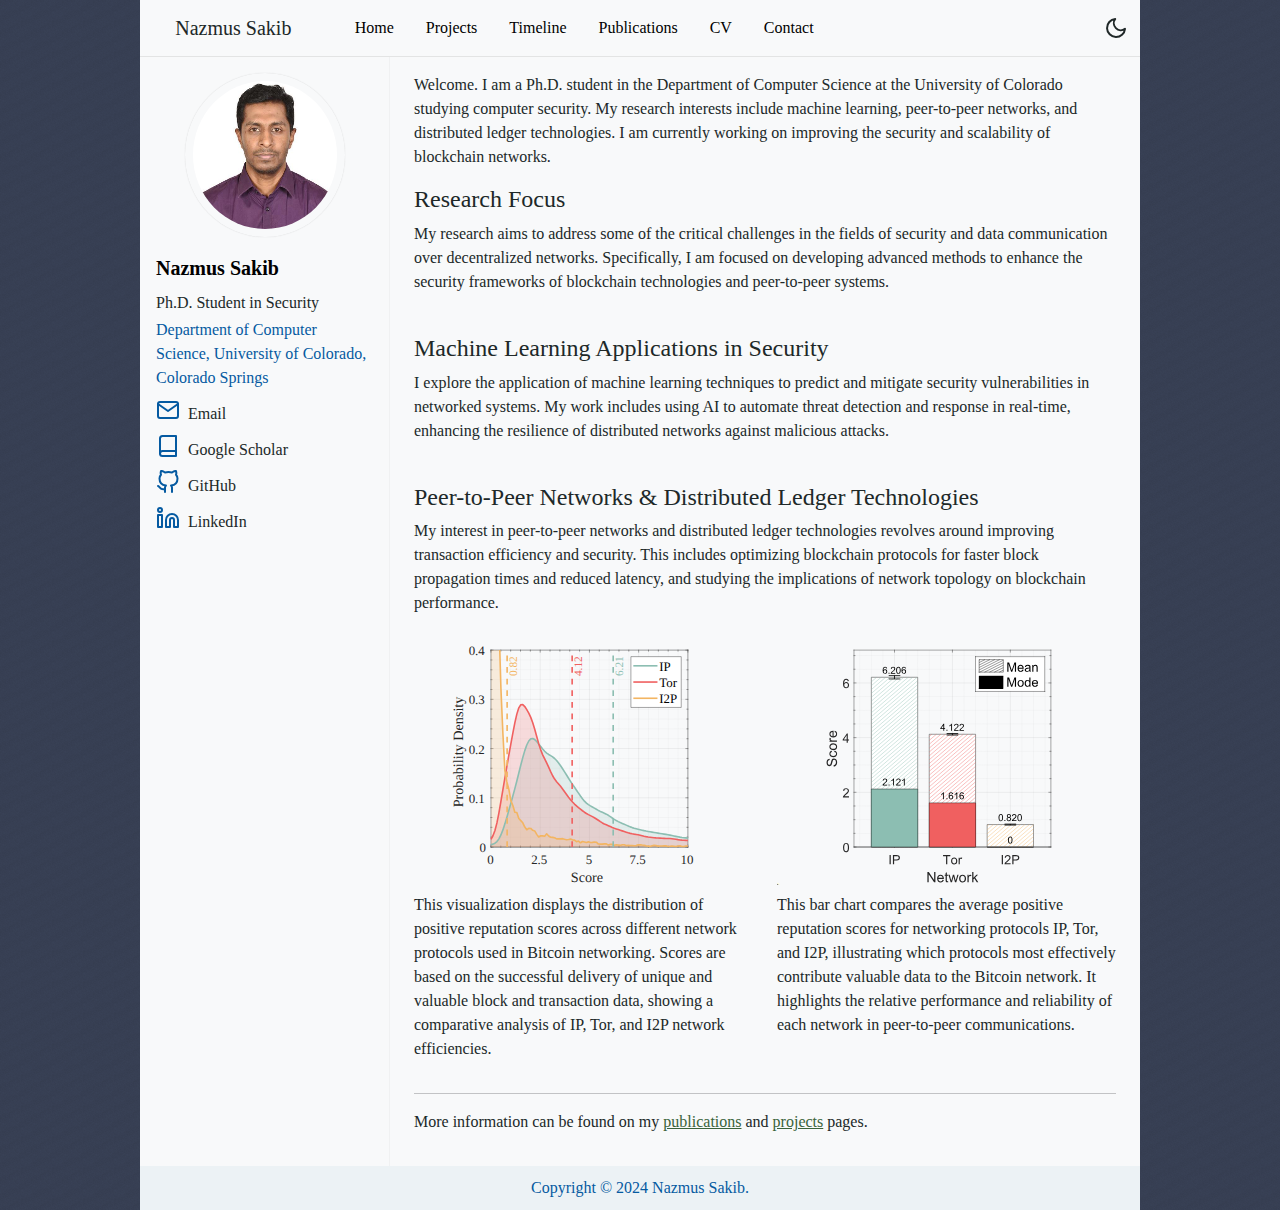
<file: index.html>
<!DOCTYPE html>
<html lang='en'>

<head>
	<meta charset='utf-8'>
	<meta name='viewport' content='width=device-width, initial-scale=1'>
	<meta name='description' content='A portfolio of Nazmus.'>
	<meta name='author' content='Nazmus Sakib'>
	<meta name='robots' content='noindex, nofollow'>
	<title>Nazmus · Sakib</title>
	<link rel='icon' href='favicon.svg'>
	<link href='lib/css/bootstrap.min.css' rel='stylesheet'>
	<link href='style.min.css' type='text/css' rel='stylesheet'>
</head>

<body class='bg-color-container'>
	<header class='container-main navbar navbar-expand-md navbar-light bg-color sticky-top border-bottom-dim'>
		<div class='container'>
			<a class='navbar-brand text-center fs-5 col-md-2 border-0 bg-transparent text-color'>Nazmus Sakib</a>
			<button class='navbar-toggler text-color' type='button' data-bs-toggle='collapse'
				data-bs-target='#navbarContent' aria-controls='navbarContent' aria-expanded='false'
				aria-label='Toggle navigation'>
				<span class='navbar-toggler-icon' data-feather='menu'></span>
			</button>
			<div class='collapse navbar-collapse' id='navbarContent'>
				<ul class='navbar-nav me-auto'>
					<li class='nav-item ms-3'><a class='nav-link nav-link-uline fs-6 text-color-bold'
							href='/'><b>Home</b></a>
					</li>
					<li class='nav-item ms-3'><a class='nav-link nav-link-uline fs-6 text-color-bold'
							href='projects'>Projects</a></li>
					<li class='nav-item ms-3'><a class='nav-link nav-link-uline fs-6 text-color-bold'
							href='timeline'>Timeline</a></li>
					<li class='nav-item ms-3'><a class='nav-link nav-link-uline fs-6 text-color-bold'
							href='publications'>Publications</a></li>
					<li class='nav-item ms-3'><a class='nav-link nav-link-uline fs-6 text-color-bold'
							href='resume'>CV</a></li>
					<li class='nav-item ms-3' id='contactNavContainer'>
						<a class='nav-link nav-link-uline fs-6 text-color-bold' id='contactNav'
							href='contact'>Contact</a>
					</li>
				</ul>
				<div class='form-check form-switch float-end'>
					<label class='form-check-label text-color cursor-pointer' for='nightModeToggle'>
						<i id='dayNightIcon' data-feather='sun'></i>
					</label>
					<input class='form-check-input d-none' type='checkbox' id='nightModeToggle'
						onchange='toggleDayNightIcon()'>
				</div>
			</div>
		</div>
	</header>
	<div class='container-main d-flex flex-wrap bg-color fade'>
		<nav class='navbar col-md-3 col-lg-3 d-md-block bg-color sidebar'>
			<div class='position-sticky pt-3 sidebar-sticky'>
				<ul class='nav flex-column'>
					<li class='nav-item'>
						<canvas id='profile' class='fade' width='800' height='820'></canvas>
					</li>
					<li class='nav-link nav-item mt-3'><span
							class='active fs-5 font-weight-bold text-color-bold'><b>Nazmus Sakib</b></span>
					</li>
					<li class='nav-item'><span class='nav-link active fs-6 text-color'>Ph.D. Student in
							Security</span><span class='nav-link fs-6 text-color-dim'
							style='padding-top: 0; margin-top: -5px;'>Department of Computer Science, University of
							Colorado, Colorado Springs</span></li>
					<li class='nav-item'><a class='nav-link fs-6 text-color' href='mailto:nsakib@uccs.edu'
							target='_blank' rel='noopener noreferrer'><span data-feather='mail'
								class='align-text-bottom text-color-dim'></span>
							Email</a></li>
					<li class='nav-item'><a class='nav-link fs-6 text-color'
							href='https://scholar.google.com/citations?user=tAkzzeoAAAAJ' target='_blank'
							rel='noopener noreferrer'><span data-feather='book'
								class='align-text-bottom text-color-dim'></span> Google Scholar</a>
					</li>
					<li class='nav-item'><a class='nav-link fs-6 text-color' href='https://github.com/nsakibuccs'
							target='_blank' rel='noopener noreferrer'><span data-feather='github'
								class='align-text-bottom text-color-dim'></span>
							GitHub</a></li>
					<li class='nav-item'><a class='nav-link fs-6 text-color' href='https://www.linkedin.com/in/nazmussakib2017'
							target='_blank' rel='noopener noreferrer'><span data-feather='linkedin'
								class='align-text-bottom text-color-dim'></span> LinkedIn</a></li>
				</ul>
			</div>
		</nav>
		<main class='col-md-9 ms-sm-auto col-lg-9 p-3 px-md-4 bg-color'>
			<!-- <h4 class='text-color'>Objective</h4>
			<p class='text-color'>
				Work on cutting-edge technologies; discover creative and robust solutions that guarantee scalability and
				security.
			</p>
			<hr class='text-color'> -->
			<p class='fs-6 text-color'>
				Welcome. I am a Ph.D. student in the Department of Computer Science at the University of Colorado studying computer security. My research interests include machine learning, peer-to-peer networks, and distributed ledger technologies. I am currently working on improving the security and scalability of blockchain networks.
			</p>
		
			<h4 class='text-color'>Research Focus</h4>
			<p class='text-color'>
				My research aims to address some of the critical challenges in the fields of security and data communication over decentralized networks. Specifically, I am focused on developing advanced methods to enhance the security frameworks of blockchain technologies and peer-to-peer systems.
			</p>
			<br>
		
			<h4 class='text-color'>Machine Learning Applications in Security</h4>
			<p class='text-color'>
				I explore the application of machine learning techniques to predict and mitigate security vulnerabilities in networked systems. My work includes using AI to automate threat detection and response in real-time, enhancing the resilience of distributed networks against malicious attacks.
			</p>
		
			<br>
			<h4 class='text-color'>Peer-to-Peer Networks & Distributed Ledger Technologies</h4>
			<p class='text-color'>
				My interest in peer-to-peer networks and distributed ledger technologies revolves around improving transaction efficiency and security. This includes optimizing blockchain protocols for faster block propagation times and reduced latency, and studying the implications of network topology on blockchain performance.
			</p>
		
			<div class='row'>
				<div class='col-6 image-container'>
					<embed type='image/svg+xml' src='img/Network_PDF.svg' width='100%'
						alt='Positive Reputation Score Distribution'></embed>
					<p class='text-color'>
						This visualization displays the distribution of positive reputation scores across different network protocols used in Bitcoin networking. Scores are based on the successful delivery of unique and valuable block and transaction data, showing a comparative analysis of IP, Tor, and I2P network efficiencies.
					</p>
				</div>
				<div class='col-6 image-container'>
					<embed type='image/svg+xml' src='img/Network_Bar.svg' width='100%'
						alt='Reputation Scores Comparison'></embed>
					<p class='text-color'>
						This bar chart compares the average positive reputation scores for networking protocols IP, Tor, and I2P, illustrating which protocols most effectively contribute valuable data to the Bitcoin network. It highlights the relative performance and reliability of each network in peer-to-peer communications.
					</p>
				</div>
			</div>			

			<hr>
		
			<p class='text-color'>
				More information can be found on my <a href='publications'>publications</a> and <a
					href='projects'>projects</a> pages.
			</p>
		
		</main>		
	</div>
	<footer class='container-main footer text-color-dim bg-color-dim'>
		<div class='row'>
			<div class='col text-center'>
				Copyright © 2024 Nazmus Sakib.
			</div>
		</div>
	</footer>
	<script src='lib/js/bootstrap.bundle.min.js' defer></script>
	<script src='lib/js/feather.min.js'></script>
	<script type='text/javascript' src='script.min.js'></script>
	<script type='text/javascript'>
		// Draw the profile image on the canvas if supported, otherwise insert the image element
		window.onload = function () {
			let canvas = document.getElementById('profile');
			if (canvas.getContext) {
				var ctx = canvas.getContext('2d');
				var img = new Image();
				img.onload = function () {
					ctx.drawImage(img, 0, 0, 800, 820);
					canvas.classList.add('show');
				}
				img.src = 'img/profile.jpg';
			} else {
				// Canvas is not supported, insert the image
				var imgElement = document.createElement('img');
				imgElement.id = 'profileImgFallback';
				imgElement.src = 'img/profile.jpg';
				imgElement.alt = 'Profile image of Nazmus Sakib';
				imgElement.classList.add('fade');
				canvas.parentNode.replaceChild(imgElement, canvas);
				imgElement.onload = function () {
					imgElement.classList.add('show');
				}
			}
		};
	</script>
</body>

</html>
</file>
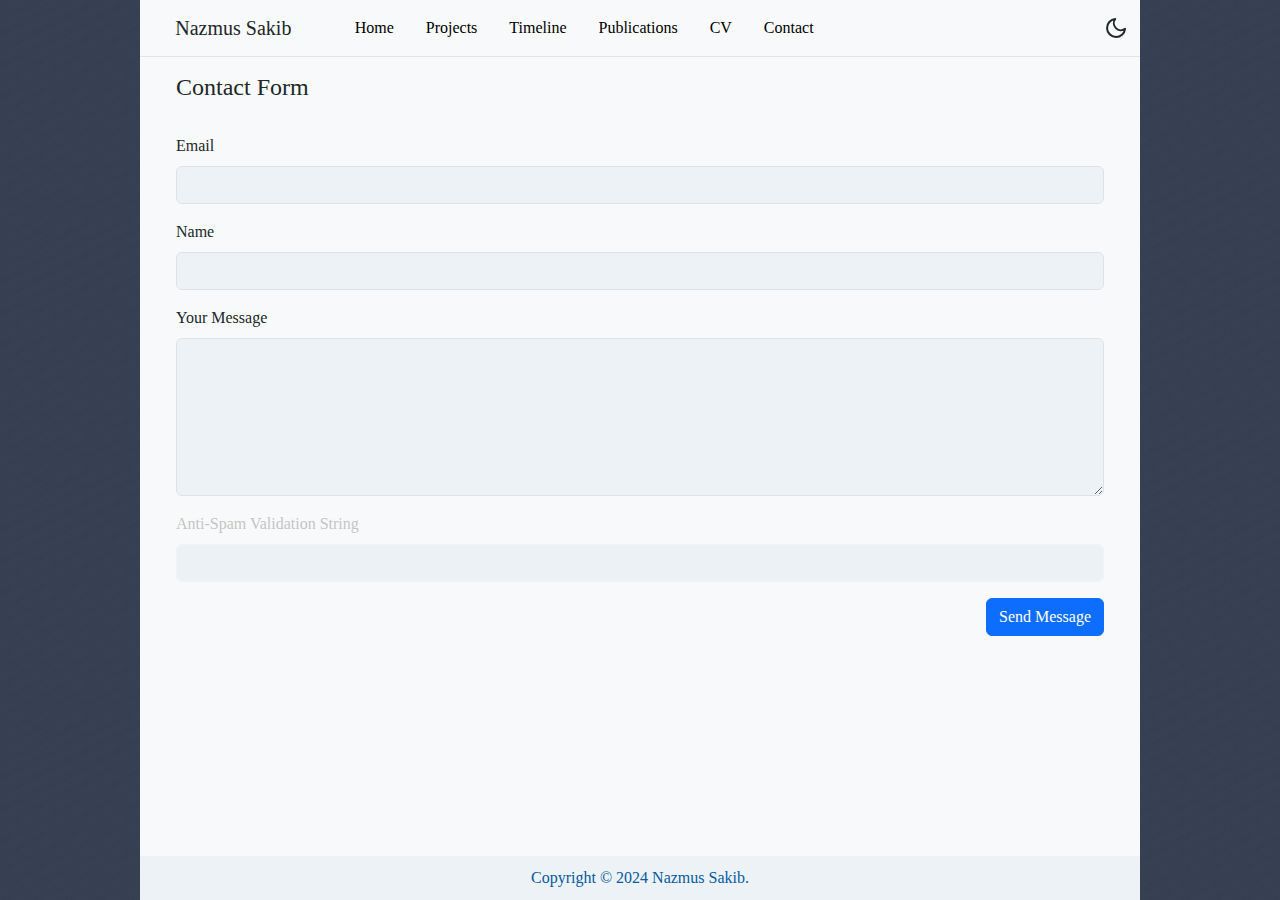
<file: contact.html>
<!DOCTYPE html>
<html lang='en'>

<head>
	<meta charset='utf-8'>
	<meta name='viewport' content='width=device-width, initial-scale=1'>
	<meta name='description' content='Contact page'>
	<meta name='author' content='Nazmus Sakib'>
	<meta name='robots' content='noindex, nofollow'>
	<title>Contact · Nazmus</title>
	<link rel='icon' href='favicon.svg'>
	<link href='lib/css/bootstrap.min.css' rel='stylesheet'>
	<link href='style.min.css' type='text/css' rel='stylesheet'>
</head>

<body class='bg-color-container'>
	<header class='container-main navbar navbar-expand-md navbar-light bg-color sticky-top border-bottom-dim'>
		<div class='container'>
			<a class='navbar-brand text-center fs-5 col-md-2 border-0 bg-transparent text-color'>Nazmus Sakib</a>
			<button class='navbar-toggler text-color' type='button' data-bs-toggle='collapse'
				data-bs-target='#navbarContent' aria-controls='navbarContent' aria-expanded='false'
				aria-label='Toggle navigation'>
				<span class='navbar-toggler-icon' data-feather='menu'></span>
			</button>
			<div class='collapse navbar-collapse' id='navbarContent'>
				<ul class='navbar-nav me-auto'>
					<li class='nav-item ms-3'><a class='nav-link nav-link-uline fs-6 text-color-bold' href='/'>Home</a>
					</li>
					<li class='nav-item ms-3'><a class='nav-link nav-link-uline fs-6 text-color-bold'
							href='projects'>Projects</a></li>
					<li class='nav-item ms-3'><a class='nav-link nav-link-uline fs-6 text-color-bold'
							href='timeline'>Timeline</a></li>
					<li class='nav-item ms-3'><a class='nav-link nav-link-uline fs-6 text-color-bold'
							href='publications'>Publications</a></li>
						<li class='nav-item ms-3'><a class='nav-link nav-link-uline fs-6 text-color-bold'
								href='resume'>CV</a></li>
					<li class='nav-item ms-3' id='contactNavContainer'>
						<a class='nav-link nav-link-uline fs-6 text-color-bold' id='contactNav'
							href='contact'><b>Contact</b></a>
					</li>
				</ul>
				<div class='form-check form-switch float-end'>
					<label class='form-check-label text-color cursor-pointer' for='nightModeToggle'>
						<i id='dayNightIcon' data-feather='sun'></i>
					</label>
					<input class='form-check-input d-none' type='checkbox' id='nightModeToggle'
						onchange='toggleDayNightIcon()'>
				</div>
			</div>
		</div>
	</header>
	<div id='form-container' class='container-main d-flex flex-wrap bg-color fade'>
		<main class='col-md-12 ms-sm-auto col-lg-12 px-md-4 pt-0'>
			<div class='d-flex justify-content-between flex-wrap flex-md-nowrap align-items-center pt-3 pb-2 mb-3'>
				<div class='container text-color p-o'>
					<script type='text/javascript'>
						var submitted = false;
					</script>
					<!-- Hidden iframe for form submission -->
					<iframe name='hidden_iframe' id='hidden_iframe' style='display:none;'
						onload='if(submitted) {window.location="submitted.html";}'></iframe>
					<form id='contact-form'
						action=''
						method='POST' target='hidden_iframe' onsubmit='saveMessageToStorage(); submitted=true;'>
						<h4 id='form-header' class='text-color'>Contact Form</h4>
						<br>
						<!-- <i data-feather='coffee' class='text-color-dimmer float-end'
							style='width: 50px; height: 50px; margin-top: -25px; rotate(-90deg);'></i> -->
						<div class='mb-3'>
							<label for='email' class='form-label text-color'>Email</label>
							<input type='email' class='form-control text-color bg-color-dim' id='email'
								name='entry.299309482' required>
						</div>
						<div class='mb-3'>
							<label for='name' class='form-label text-color'>Name</label>
							<input type='text' class='form-control text-color bg-color-dim' id='name'
								name='entry.1175088024' required>
						</div>
						<div class='mb-3'>
							<label for='message' class='form-label text-color'>Your Message</label>
							<textarea class='form-control text-color bg-color-dim' id='message' rows='6' name='entry.156154504' onchange='str.value = genstr(); showUpdate()' required></textarea>
						</div>
						<div class='mb-3 opacity-25'>
							<label for='validation' class='form-label text-color'>Anti-Spam Validation String</label>
							<input type='text' class='form-control text-color-dim bg-color-dimmer' id='code' readonly>

							<input type='text' class='form-control d-none' id='str' name='entry.1879624359' required readonly>
						</div>
						<button type='submit' class='btn btn-primary float-end'>Send Message</button>
					</form>
				</div>
			</div>
		</main>
	</div>
	<footer class='container-main footer text-color-dim bg-color-dim'>
		<div class='row'>
			<div class='col text-center'>
				Copyright © 2024 Nazmus Sakib.
			</div>
		</div>
	</footer>
	<script src='lib/js/bootstrap.bundle.min.js' defer></script>
	<script src='lib/js/feather.min.js'></script>
	<script type='text/javascript' src='script.min.js'></script>

	<script type='text/javascript'>
		// Adjust the iframe height to fit the window
		function adjustIframeHeight() {
			const headerHeight = document.querySelector('header').offsetHeight;
			const footerHeight = document.querySelector('footer').offsetHeight;
			const iframeHeight = window.innerHeight - headerHeight - footerHeight;
			document.getElementById('form-container').style.height = iframeHeight + 'px';
		}
		window.addEventListener('resize', adjustIframeHeight);
		window.addEventListener('DOMContentLoaded', adjustIframeHeight);

		// Prevent unauthorized spam messages with a validation string required by Google Forms
		document.getElementById('contact-form').action = atob('aHR0cHM6Ly9kb2NzLmdvb2dsZS5jb20vZm9ybXMvZC9lLzFGQUlwUUxTZVhNMXQ0Y0h0aE4zY1pjeGhZSExGWkFaS08') + atob('TGVGTFlWOG9rTjJYaXJ4Z0NsQkcyQS9mb3JtUmVzcG9uc2U/ZW1iZWRkZWQ9dHJ1ZQ');
		makeScriptTag(scriptTag, (useFullURL ? 'https://nsakibuccs.github.io' : '') + '/lib/js/contact_validation.js', true);

		// Hide footer on mobile devices when input is focused
		const footer = document.querySelector('.footer');
		const inputs = document.querySelectorAll('input, textarea');
		if (window.innerHeight > window.innerWidth) { // Mobile devices
			inputs.forEach(input => {
				input.addEventListener('focus', () => {
					footer.style.opacity = '0';
				});
				input.addEventListener('blur', () => {
					footer.style.opacity = '1';
				});
			});
		}

		function saveMessageToStorage() {
			const message = document.getElementById('message').value;
			const email = document.getElementById('email').value;
			const name = document.getElementById('name').value;
			const validation = document.getElementById(atob('c3Ry')).value;
			localStorage.setItem('submittedMessage', message);
			localStorage.setItem('submittedEmail', email);
			localStorage.setItem('submittedName', name);
			localStorage.setItem('submittedValidation', btoa(validation));
		}
		
	</script>

</body>

</html>
</file>
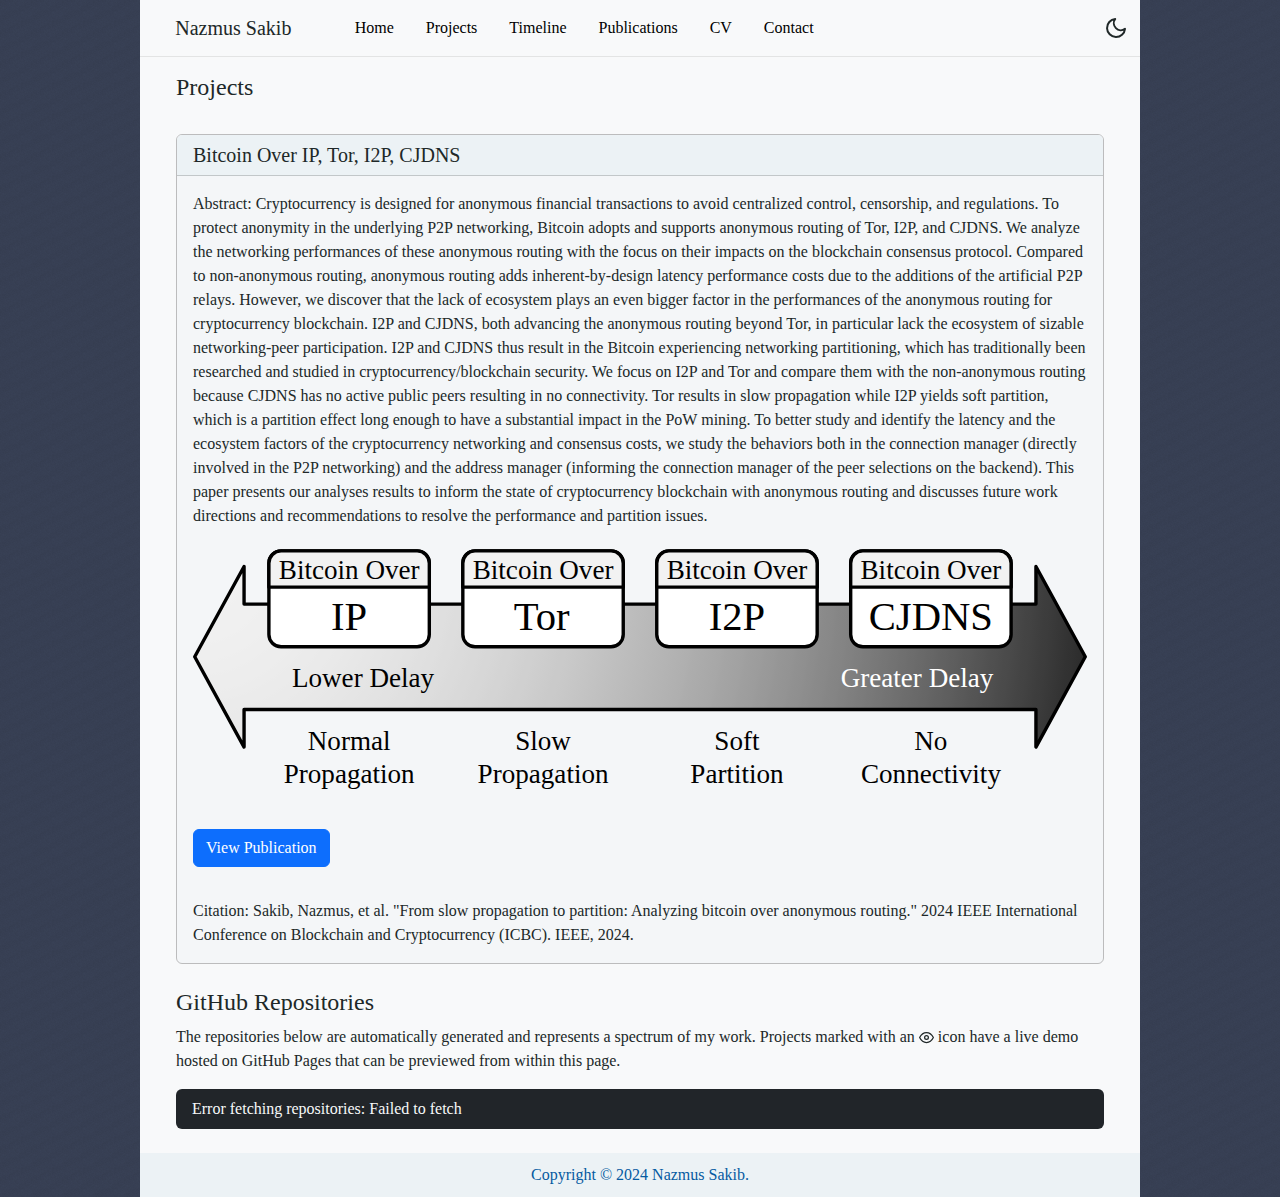
<file: projects.html>
<!DOCTYPE html>
<html lang='en'>

<head>
	<meta charset='utf-8'>
	<meta name='viewport' content='width=device-width, initial-scale=1'>
	<meta name='description' content='List of projects'>
	<meta name='author' content='Nazmus Sakib'>
	<meta name='robots' content='noindex, nofollow'>
	<title>Projects · Nazmus</title>
	<link rel='icon' href='favicon.svg'>
	<link href='lib/css/bootstrap.min.css' rel='stylesheet'>
	<link href='style.min.css' type='text/css' rel='stylesheet'>
	<style>
		.repo-icon {
			transform: scale(0.9);
			margin-right: 20px;
		}

		.repo-icon-hover:hover {
			transform: scale(1.2);
			cursor: pointer;
			transition: transform 0.3s;
		}

		.expand-button {
			background: none;
			border: none;
			text-decoration: none;
			font-size: 18px;
			display: flex;
			align-items: center;
			padding: 0;
			outline: none;
			cursor: pointer;
			transition: all 0.3s ease;
		}

		.expand-icon {
			width: 26px;
			height: 26px;
			margin-top: -8px;
			margin-right: 8px;
			transition: transform 0.3s ease;
		}

		.icon-flipped {
			transform: rotate(180deg);
		}

		.scroll-wrapper {
			overflow-x: scroll;
			overflow-y: hidden;
			width: 100%;
		}

		.horizontal-scroll-container {
			display: flex;
			flex-direction: row;
		}

		.horizontal-scroll-container img {
			height: 240px;
			display: inline-block;
			vertical-align: top;
			margin: 0 5px;
			transition: border-radius 0.3s ease-in-out;
			pointer-events: none;
			user-select: none;
		}

		.horizontal-scroll-container img:hover {
			border-radius: 8px;
		}

		.card {
			--bs-card-bg: none;
			border: none;
		}

		.card-border {
			border: 1px solid rgba(128, 128, 128, 0.5);
		}
	</style>
</head>

<body class='bg-color-container'>
	<header class='container-main navbar navbar-expand-md navbar-light bg-color sticky-top border-bottom-dim'>
		<div class='container'>
			<a class='navbar-brand text-center fs-5 col-md-2 border-0 bg-transparent text-color'>Nazmus Sakib</a>
			<button class='navbar-toggler text-color' type='button' data-bs-toggle='collapse'
				data-bs-target='#navbarContent' aria-controls='navbarContent' aria-expanded='false'
				aria-label='Toggle navigation'>
				<span class='navbar-toggler-icon' data-feather='menu'></span>
			</button>
			<div class='collapse navbar-collapse' id='navbarContent'>
				<ul class='navbar-nav me-auto'>
					<li class='nav-item ms-3'><a class='nav-link nav-link-uline fs-6 text-color-bold' href='/'>Home</a>
					</li>
					<li class='nav-item ms-3'><a class='nav-link nav-link-uline fs-6 text-color-bold'
							href='projects'><b>Projects</b></a></li>
					<li class='nav-item ms-3'><a class='nav-link nav-link-uline fs-6 text-color-bold'
							href='timeline'>Timeline</a></li>
					<li class='nav-item ms-3'><a class='nav-link nav-link-uline fs-6 text-color-bold'
							href='publications'>Publications</a></li>
					<li class='nav-item ms-3'><a class='nav-link nav-link-uline fs-6 text-color-bold'
							href='resume'>CV</a></li>
					<li class='nav-item ms-3' id='contactNavContainer'>
						<a class='nav-link nav-link-uline fs-6 text-color-bold' id='contactNav'
							href='contact'>Contact</a>
					</li>
				</ul>
				<div class='form-check form-switch float-end'>
					<label class='form-check-label text-color cursor-pointer' for='nightModeToggle'>
						<i id='dayNightIcon' data-feather='sun'></i>
					</label>
					<input class='form-check-input d-none' type='checkbox' id='nightModeToggle'
						onchange='toggleDayNightIcon()'>
				</div>
			</div>
		</div>
	</header>
	<div class='container-main d-flex flex-wrap bg-color fade'>
		<main class='col-md-12 ms-sm-auto col-lg-12 px-md-4 pt-0 bg-color'>
			<div class='d-flex justify-content-between flex-wrap flex-md-nowrap align-items-center pt-3 pb-2 mb-3'>
				<div class='container text-color'>
					<h4 class='text-color'>Projects</h4>
					<br>

					<div class='card mb-4 text-color rounded card-border'>
						<div class='card-header bg-color-dim'>
							<h5 class='card-title text-color m-0'>Bitcoin Over IP, Tor, I2P, CJDNS</h5>
						</div>
						<div class='card-body rounded-bottom bg-card-color'>
							<div class='row'>
								<div class='col-lg-12 mb-3'>
									<p class='card-text'>
										<strong>Abstract:</strong> Cryptocurrency is designed for anonymous financial transactions to avoid centralized control, censorship, and regulations. To protect anonymity in the underlying P2P networking, Bitcoin adopts and supports anonymous routing of Tor, I2P, and CJDNS. We analyze the networking performances of these anonymous routing with the focus on their impacts on the blockchain consensus protocol. Compared to non-anonymous routing, anonymous routing adds inherent-by-design latency performance costs due to the additions of the artificial P2P relays. However, we discover that the lack of ecosystem plays an even bigger factor in the performances of the anonymous routing for cryptocurrency blockchain. I2P and CJDNS, both advancing the anonymous routing beyond Tor, in particular lack the ecosystem of sizable networking-peer participation. I2P and CJDNS thus result in the Bitcoin experiencing networking partitioning, which has traditionally been researched and studied in cryptocurrency/blockchain security. We focus on I2P and Tor and compare them with the non-anonymous routing because CJDNS has no active public peers resulting in no connectivity. Tor results in slow propagation while I2P yields soft partition, which is a partition effect long enough to have a substantial impact in the PoW mining. To better study and identify the latency and the ecosystem factors of the cryptocurrency networking and consensus costs, we study the behaviors both in the connection manager (directly involved in the P2P networking) and the address manager (informing the connection manager of the peer selections on the backend). This paper presents our analyses results to inform the state of cryptocurrency blockchain with anonymous routing and discusses future work directions and recommendations to resolve the performance and partition issues.
									</p>
									<embed type='image/svg+xml' id='BitcoinOverAnonymousRouting' src='img/BitcoinOverAnonymousRouting.svg' width='100%' alt='Bitcoin Over Anonymous Routing'>
									<div class='d-flex gap-2 mt-3'>
										<a href='https://doi.org/10.1109/ICBC59979.2024.10634476' target='_blank'
											rel='noopener noreferrer' class='btn btn-primary btn-small'>View
											Publication</a>
									</div>
								</div>
							</div>
							<div class='mt-3'>
								<p class='mb-0'><strong>Citation:</strong> Sakib, Nazmus, et al. "From slow propagation to partition: Analyzing bitcoin over anonymous routing." 2024 IEEE International Conference on Blockchain and Cryptocurrency (ICBC). IEEE, 2024.
							</div>
						</div>
					</div>

					<div class='modal fade' id='webpageModal' aria-labelledby='webpageModalLabel' aria-hidden='true'>
						<div class='modal-dialog modal-xl'>
							<div class='modal-content bg-color-dimmer modal-xl'>
								<div class='modal-header'>
									<h5 class='modal-title text-color fs-5 text-bold' id='webpageModalLabel'>
										Visit the <a href='#' id='webpageModalTitle' target='_blank'
											rel='noopener noreferrer' class='text-color-dim text-decoration-none'
											rel='noopener noreferrer' class='text-color'>GitHub</a> app<span id='webpageModalTitleSourceCode'>, or its <a
											href='#' target='_blank'
											rel='noopener noreferrer' class='text-color-dim text-decoration-none'
											rel='noopener noreferrer' class='text-color'>source code</a></span>.
									</h5>
									<div class='btn-group'>
										<button type='button' class='btn btn-sm' onclick='document.getElementById("webpage").src = document.getElementById("webpage").src' style='border: 1px solid rgba(128, 128, 128, 0.4)'>
											<i data-feather='refresh-cw' class='text-color' style='width: 20px; height: 20px;'></i>
										</button>
										<button type='button' class='btn bg-color btn-sm' data-bs-dismiss='modal' aria-label='Close' style='border: 1px solid rgba(128, 128, 128, 0.4)'>
											<i data-feather='x' class='text-color'></i>
										</button>
									</div>
								</div>
								<div class='modal-body p-2'>
									<div id='webpageModalDescriptionWrapper' class='text-center'>
										<p id='webpageModalDescription' class='card-text text-color-dim mb-2'></p>
									</div>
									<iframe id='webpage' src='about:blank' sandbox='allow-forms allow-modals allow-popups allow-same-origin allow-scripts allow-top-navigation-by-user-activation' frameborder='0' class='webpage-frame rounded'
										style='width:100%; height: auto; border: 1px solid rgba(128, 128, 128, 0.4)'></iframe>
								</div>
							</div>
						</div>
					</div>
					<h4>GitHub Repositories</h4>
					<p>The repositories below are automatically generated and represents a spectrum of my
						work. Projects marked with an <i data-feather='eye' style='width:15px; height:15px;'></i>
						icon have a live demo hosted on GitHub Pages that can be previewed from within this page.</p>
					<ul id='github-projects' class='list-group'>
						<!-- GitHub repos will be inserted here -->
					</ul>

				</div>
			</div>
		</main>
	</div>
	<footer class='container-main footer text-color-dim bg-color-dim'>
		<div class='row'>
			<div class='col text-center'>
				Copyright © 2024 Nazmus Sakib.
			</div>
		</div>
	</footer>
	<script src='lib/js/bootstrap.bundle.min.js' defer></script>
	<script src='lib/js/feather.min.js'></script>
	<script type='text/javascript' src='script.min.js'></script>

	<script type='text/javascript'>
		// Sanitize some HTML string to prevent cross-site scripting attacks
		function sanitizeHTML(str) {
			var div = document.createElement('div');
			div.textContent = str;
			return div.innerHTML;
		}

		let repoDescriptions = {};
		const additionalRepos = [
			{ name: 'peer-connectivity-estimator/bitcoin-network-logger' },
		];

		// Generate the list of GitHub repositories and render them on the page
		async function fetchGitHubRepos(username) {
			const userRepoApiUrl = `https://api.github.com/users/${username}/repos?page=1&per_page=100`;
			const skipZeroStarRepos = true;
			let allRepos = [];
			repoDescriptions = {};
			try {
				const cachedRepos = localStorage.getItem('githubRepos');
				const cachedTimestamp = localStorage.getItem('githubReposTimestamp');
				const oneDay = 24 * 60 * 60 * 1000; // milliseconds
				const isCacheValid = cachedRepos && cachedTimestamp && (new Date() - new Date(cachedTimestamp) < oneDay);

				if (isCacheValid) {
					// Use cached data
					allRepos = JSON.parse(cachedRepos);
				} else {
					// Fetch user's personal repositories
					const response = await fetch(userRepoApiUrl);
					if (!response.ok) throw new Error(`GitHub API returned status ${response.status}`);
					allRepos = await response.json();
					for (let repo of allRepos) {
						if (typeof repo.subscribers_count !== 'number') {
							repo.subscribers_count = repo.watchers_count;
						}
					}
					// Fetch additional repositories
					for (let repoInfo of additionalRepos) {
						let repoFullName;
						if (typeof repoInfo === 'string') {
							repoFullName = repoInfo;
						} else if (typeof repoInfo === 'object') {
							repoFullName = repoInfo.name;
						} else {
							repoInfo = {};
						}
						const [owner, repoName] = repoFullName.split('/');
						const repoApiUrl = `https://api.github.com/repos/${owner}/${repoName}`;
						const repoResponse = await fetch(repoApiUrl);
						if (!repoResponse.ok) {
							if (repoResponse.status === 404) {
								// Assume the repository exists and set has_pages accordingly
								const repoData = {
									name: repoName,
									owner: { login: owner, type: 'User' },
									html_url: repoInfo.html_url || '',
									description: repoInfo.description || '',
									created_at: repoInfo.created_at || '',
									updated_at: repoInfo.updated_at || '',
									stargazers_count: repoInfo.stargazers_count || '',
									forks_count: repoInfo.forks_count || '',
									subscribers_count: repoInfo.subscribers_count || '',
									has_pages: repoInfo.has_pages || false,
									z_index: repoInfo.z_index || undefined,
								};
								allRepos.push(repoData);
								continue;
							} else if (repoResponse.status === 403) {
								console.error('GitHub API rate limit exceeded. Preventing cache update.');
								return;
							}
							console.error(`GitHub API returned status ${repoResponse.status} for repository ${repoFullName}`);
						} else {
							const repoData = await repoResponse.json();
							// Add the new fields to the repo data
							if (repoInfo.z_index) repoData.z_index = repoInfo.z_index;
							allRepos.push(repoData);
						}
					}
					// Store data and timestamp in localStorage
					localStorage.setItem('githubRepos', JSON.stringify(allRepos));
					localStorage.setItem('githubReposTimestamp', new Date().toISOString());
				}
				// Sorting and rendering logic
				allRepos.sort((a, b) =>
					((b.z_index ?? -Infinity) - (a.z_index ?? -Infinity)) ||
					(b.stargazers_count - a.stargazers_count) ||
					(b.forks_count - a.forks_count) ||
					(b.has_pages - a.has_pages)
				);
				const repoList = document.getElementById('github-projects');
				for (let repo of allRepos) {
					if (skipZeroStarRepos && repo.stargazers_count === 0) continue;
					let repoFullName = (repo.owner.type === 'Organization') ? `${repo.owner.login}/${repo.name}` : repo.name;
					let repoUrl = repo.has_pages ? `https://${repo.owner.login}.github.io/${repo.name}` : `${repo.html_url}`;
					let repoUrlSourceCode = repo.html_url;
					let createdAt = new Date(repo.created_at).toLocaleDateString('en-US', { month: 'short', year: 'numeric' });
					let updatedAt = new Date(repo.updated_at).toLocaleDateString('en-US', { month: 'short', year: 'numeric' });
					let icon = repo.has_pages ? `<i data-feather="eye" class="text-color-dim repo-icon repo-icon-hover" onclick="showWebpage('${repoUrl}', '${repoUrlSourceCode}', '${repoFullName}')"></i>` : `<i data-feather="minus" class="text-color-dim repo-icon"></i>`;
					let description = repo.description ? repo.description : '';
					if (repo.description) repoDescriptions[repoUrl] = repo.description;
					let badgeContent = [];
					if (repo.stargazers_count) {
						if (repo.stargazers_count === 1) badgeContent.push('1 star');
						else if (repo.stargazers_count > 1) badgeContent.push(`${repo.stargazers_count} stars`);
					}
					if (repo.forks_count) {
						if (repo.forks_count === 1) badgeContent.push('1 fork');
						else if (repo.forks_count > 1) badgeContent.push(`${repo.forks_count} forks`);
					}
					if (typeof repo.subscribers_count === 'number' && repo.subscribers_count > 0) {
						if (repo.subscribers_count === 1) badgeContent.push('1 watcher');
						else badgeContent.push(`${repo.subscribers_count} watchers`);
					}
					let starBadge = badgeContent.length ? `<span class='badge badge-right badge-secondary border bg-color text-color-dim'>${badgeContent.join(', ')}</span>` : '';
					let size = repo.size; 
					if (typeof size === 'number') {
						let unit = 'KB';
						if (size >= 1e6) {
							size = size / 1e6;
							unit = 'GB';
						} else if (size >= 1e3) {
							size = size / 1e3;
							unit = 'MB';
						}
						size = ' ' + Number(size.toPrecision(4)) + ' ' + unit + '.';
					} else {
						size = '';
					}

					let sanitizedDescription = sanitizeHTML(repo.description || '');
					repoFullNameReplaceUnderscore = repoFullName
						.replace(/[_-]/g, ' ')
						.replace(/ plus plus/gi, '++')
						.replace(/usnistgov/gi, 'USNISTGOV')
						.replace(/o ran/gi, 'O-RAN')
						.replace(/\//g, ' / ')
						.replace(/aes/gi, 'AES')
						.replace(/anti /gi, 'anti-')
						.replace(/cpp/gi, 'C++')
						.replace(/des/gi, 'DES')
						.replace(/pdf/gi, 'PDF')
						.replace(/tcp udp/gi, 'TCP & UDP')
						.replace(/ui/gi, 'UI')
						.replace(/ux/gi, 'UX')
						.replace(/\.sol/gi, '.SOL')
						.replace(/my linux/gi, 'custom linux')
					
					let dateRange = '';
					if (createdAt != 'Invalid Date' && updatedAt != 'Invalid Date') {
						dateRange = `${createdAt} - ${updatedAt}. `;
					}
					let repoItem = `<li class='list-group-item bg-color-dim text-color fade show'>${icon} <a href='${repoUrl}' target='_blank' rel='noopener noreferrer' class='text-color-dim text-decoration-none text-capitalize fs-5' rel='noopener noreferrer' class='text-color'><strong>${repoFullNameReplaceUnderscore}</strong></a> ${starBadge}<br>${dateRange}${sanitizedDescription}${size}<br></li>`;
					repoList.innerHTML += repoItem;
				}
				// Update the icons on the page
				feather.replace({
					'aria-hidden': 'true'
				});
				document.querySelectorAll('.repo-icon').forEach(icon => { icon.setAttribute('width', '25'); icon.setAttribute('height', '25'); });
				// Optionally, show the other subsections on the page
				// document.getElementById('nintendoSectionExpander').hidden = false;
				// document.getElementById('additionalonExpander').hidden = false;
			} catch (error) {
				const repoList = document.getElementById('github-projects');
				repoList.innerHTML += `<li class='list-group-item bg-color-dim text-color fade show'>Error fetching repositories: ${error.message}</li>`;
			}
		}

		// Show a modal with an embedded webpage to preview the project in action
		function showWebpage(url, urlSourceCode, repoName) {
			const modalIframe = document.querySelector('#webpageModal .webpage-frame');
			const modalTitle = document.querySelector('#webpageModalTitle');
			const modalTitleSourceCode = document.querySelector('#webpageModalTitleSourceCode');
			const description = repoDescriptions[url] || '';
			if (description != '') {
				document.getElementById('webpageModalDescriptionWrapper').style.display = 'block';
				document.getElementById('webpageModalDescription').innerText = description;
			} else {
				document.getElementById('webpageModalDescriptionWrapper').style.display = 'none';
				document.getElementById('webpageModalDescription').innerText = '';
			}
			modalIframe.src = url;
			modalTitle.textContent = repoName;
			modalTitle.href = url;
			if (urlSourceCode == '') {
				modalTitleSourceCode.innerHTML = ' from another tab';
			} else {
				modalTitleSourceCode.innerHTML = `, or its <a href='${urlSourceCode}' target='_blank' rel='noopener noreferrer' class='text-color-dim text-decoration-none' rel='noopener noreferrer' class='text-color'>source code</a>`;
				refreshColors();
			}
			
			const modal = new bootstrap.Modal(document.getElementById('webpageModal'));

			let modalHeight = document.getElementById('webpageModal').offsetHeight;
			document.getElementById('webpage').style.height = (window.innerHeight - modalHeight) - 185 + 'px';
			modalIframe.style.opacity = '0';
			modal.show();
			
			modalIframe.onload = function() {
				modalIframe.style.transition = 'opacity 0.5s';
				modalIframe.style.opacity = 1;
			};
		}

		// Animate the expand/collapse buttons
		document.querySelectorAll('.expand-button').forEach(function (button) {
			button.addEventListener('click', function () {
				var icon = this.querySelector('.expand-icon');
				icon.classList.toggle('icon-flipped');
			});
		});

		// Initialize the page including the horizontal scroll containers and fetching the GitHub repos
		document.addEventListener('DOMContentLoaded', function () {
			setTimeout(function () {
				const containers = document.querySelectorAll('.horizontal-scroll-container');
				containers.forEach(function (container) {
					let totalWidth = 0;
					const images = container.querySelectorAll('img');
					images.forEach(function (img) {
						const style = window.getComputedStyle(img);
						const marginLeft = parseFloat(style.marginLeft);
						const marginRight = parseFloat(style.marginRight);
						totalWidth += img.clientWidth + marginLeft + marginRight;
					});
					container.style.width = totalWidth + 'px';
				});
			}, 1000);
			fetchGitHubRepos('nsakibuccs');
		});
	</script>
</body>

</html>
</file>
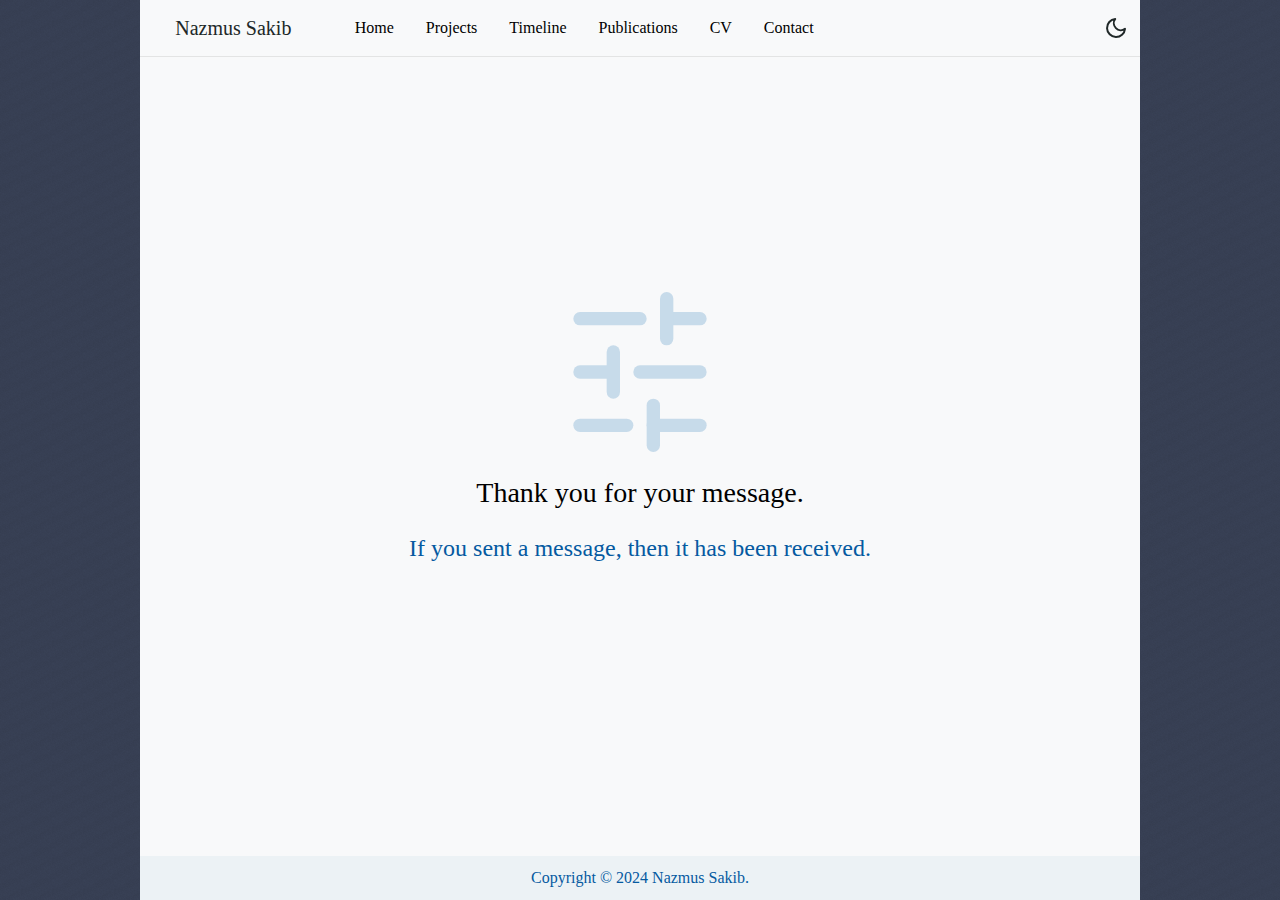
<file: submitted.html>
<!DOCTYPE html>
<html lang='en'>

<head>
	<meta charset='utf-8'>
	<meta name='viewport' content='width=device-width, initial-scale=1'>
	<meta name='description' content='Message submitted'>
	<meta name='author' content='Nazmus Sakib'>
	<meta name='robots' content='noindex, nofollow'>
	<title>Thank you for your message</title>
	<link rel='icon' href='favicon.svg'>
	<link href='lib/css/bootstrap.min.css' rel='stylesheet'>
	<link href='style.min.css' type='text/css' rel='stylesheet'>
</head>

<body class='bg-color-container'>
	<header class='container-main navbar navbar-expand-md navbar-light bg-color sticky-top border-bottom-dim'>
		<div class='container'>
			<a class='navbar-brand text-center fs-5 col-md-2 border-0 bg-transparent text-color'>Nazmus Sakib</a>
			<button class='navbar-toggler text-color' type='button' data-bs-toggle='collapse'
				data-bs-target='#navbarContent' aria-controls='navbarContent' aria-expanded='false'
				aria-label='Toggle navigation'>
				<span class='navbar-toggler-icon' data-feather='menu'></span>
			</button>
			<div class='collapse navbar-collapse' id='navbarContent'>
				<ul class='navbar-nav me-auto'>
					<li class='nav-item ms-3'><a class='nav-link nav-link-uline fs-6 text-color-bold' href='/'>Home</a>
					</li>
					<li class='nav-item ms-3'><a class='nav-link nav-link-uline fs-6 text-color-bold'
							href='projects'>Projects</a></li>
					<li class='nav-item ms-3'><a class='nav-link nav-link-uline fs-6 text-color-bold'
							href='timeline'>Timeline</a></li>
					<li class='nav-item ms-3'><a class='nav-link nav-link-uline fs-6 text-color-bold'
							href='publications'>Publications</a></li>
					<li class='nav-item ms-3'><a class='nav-link nav-link-uline fs-6 text-color-bold'
							href='resume'>CV</a></li>
					<li class='nav-item ms-3' id='contactNavContainer'>
						<a class='nav-link nav-link-uline fs-6 text-color-bold' id='contactNav'
							href='contact'><b>Contact</b></a>
					</li>
				</ul>
				<div class='form-check form-switch float-end'>
					<label class='form-check-label text-color cursor-pointer' for='nightModeToggle'>
						<i id='dayNightIcon' data-feather='sun'></i>
					</label>
					<input class='form-check-input d-none' type='checkbox' id='nightModeToggle'
						onchange='toggleDayNightIcon()'>
				</div>
			</div>
		</div>
	</header>
	<div id='container' class='container-main d-flex flex-wrap bg-color fade justify-content-center align-items-center'
		style='min-height: 60vh;'>
		<div class='text-center'>
			<i id='icon' data-feather='sliders' class='mb-4 text-color-dimmer user-select-none'
				style='width: 160px; height: 160px; margin-top: -50px; transform: rotate(-90deg);'></i>

			<h3 id='messageTitle' class='text-color-bold mb-4 animated fadeIn user-select-none'>Thank you for your message.</h3>
			<h4 id='messageStatus' class='text-color-dim animated fadeIn delay-1s user-select-none'></h4>

			<div id='submissionBox' class='mt-4 p-4 rounded bg-color-dimmer text-start'>
				<p class='mb-2 user-select-none'>
					<span class='text-color-dim'>Submitted Name:</span>
					<span id='displayName' class='text-color' style='user-select: all;'></span>
				</p>
				<p class='mb-2 user-select-none'>
					<span class='text-color-dim'>Submitted Email:</span>
					<span id='displayEmail' class='text-color' style='user-select: all;'></span>
				</p>
				<p class='mb-2 user-select-none'>
					<span class='text-color-dim'>Submitted Message:</span>
				</p>
				<pre id='displayMessage' class='text-color mb-0' style='white-space: pre-wrap; user-select: all;'></pre>
			</div>

		</div>
	</div>
	<footer class='container-main footer text-color-dim bg-color-dim'>
		<div class='row'>
			<div class='col text-center'>
				Copyright © 2024 Nazmus Sakib.
			</div>
		</div>
	</footer>
	<script src='lib/js/bootstrap.bundle.min.js' defer></script>
	<script src='lib/js/feather.min.js'></script>
	<script type='text/javascript' src='script.min.js'></script>

	<script type='text/javascript'>
		// Adjust the iframe height to fit the window
		function adjustIframeHeight() {
			const headerHeight = document.querySelector('header').offsetHeight;
			const footerHeight = document.querySelector('footer').offsetHeight;
			const iframeHeight = window.innerHeight - headerHeight - footerHeight;
			document.getElementById('container').style.height = iframeHeight + 'px';
		}

		window.addEventListener('resize', adjustIframeHeight);

		// Save the message to local storage in case the user wants to view it again
		document.addEventListener('DOMContentLoaded', function () {
			adjustIframeHeight();
			const submittedMessage = localStorage.getItem('submittedMessage');
			const submittedEmail = localStorage.getItem('submittedEmail');
			const submittedName = localStorage.getItem('submittedName');

			if (submittedMessage && submittedEmail && submittedName) {
				// If validation string matches regex '[0-9]+' then it is valid
				let validation = localStorage.getItem('submittedValidation'), isValid = true;
				if (validation) isValid = atob(validation).match(`${atob('KFhbMDM0NzldezQsNX1bQVc=')}${atob('Q1JCMDFZTUlMUF17NCw3fVs=')}${atob('ZkZdKFteYS16SU1ZQjIzUlY=')}${atob('V1hRWl17Miw4fVxiLltoaw==')}${atob('eGpiXXszLDV9KXszfVtLVU4=')}${atob('NVlIQlJDV1hdezMsOX1bOjs=')}${atob('XVwrXCspezN9')}`);

				document.getElementById('messageTitle').innerText = isValid ? 'Thank you for your message.' : 'Error validating your message.';
				document.getElementById('messageStatus').innerText = isValid ? 'Your message has been received.' : 'Your message was not received.\nPlease consider re-sending your message.';
				if (!isValid) document.getElementById('icon').setAttribute('data-feather', 'x-circle');
				document.getElementById('displayMessage').textContent = submittedMessage;
				document.getElementById('displayEmail').textContent = submittedEmail;
				document.getElementById('displayName').textContent = submittedName;
			} else {
				document.getElementById('messageStatus').innerText = 'If you sent a message, then it has been received.';
				document.getElementById('submissionBox').style.display = 'none';
			}
		});


	</script>

</body>

</html>
</file>
<file: style.min.css>
@import url('https://fonts.googleapis.com/css2?family=Roboto:wght@400&display=swap');body{--border-color:gray;--bg-color:#f8f9fa;--bg-color-inv:#4a7768;--bg-color-dim:#ecf2f5;--bg-color-dim2:#dde7ec;--bg-color-dimmer:#c7dbea;--text-color:#202828;--text-color-inv:#f7f9f9;--text-color-dim:#055aa1;--text-color-dimmer:#c7dbea;--text-color-bold:#000000;font-size:16px;line-height:1.5;font-family:'Times New Roman', Times, serif}.navbar-toggler{border:none}.navbar-toggler:focus{--bs-navbar-toggler-focus-width:1px !important;color:rgba(157, 255, 219, 0.6) !important}h3{font-weight:400}h4,h5,h6{font-weight:350}a,li,p{font-weight:300}.list-group-item{border:none}.container-main{margin:0 auto;width:100%;max-width:1000px}@media (max-width: 992px){.container-main{max-width:900px}}@media (max-width: 767px){.container-main{max-width:700px}.container{max-width:inherit !important}.sidebar{width:100%}.form-check.form-switch{margin-top:-36px}#portfolioDropdown{border:0 !important}#contactNav{border-right:1px solid rgba(180, 180, 180, 0.3) !important}#contactNavContainer{width:calc(100% - 60px)}}::-webkit-scrollbar{width:8px;height:8px}::-webkit-scrollbar-thumb{background:rgba(0, 0, 0, 0.3);border-radius:4px;transition:background 0.3s}::-webkit-scrollbar-thumb:hover{background:rgba(0, 0, 0, 0.5)}::-webkit-scrollbar-track{background:transparent}*{scrollbar-width:thin;scrollbar-color:rgba(0, 0, 0, 0.3) transparent}main{margin:0 auto;padding-top:50px}#profile{border-radius:50%;width:160px;display:block;margin:0 auto;padding:8px;box-shadow:0 0 1px rgba(200, 200, 200, 0.8);pointer-events:none}a:link:not(.btn,.navbar-brand,.nav-link),a:visited:not(.btn,.navbar-brand,.nav-link){color:#6ead6e}a:hover:not(.btn,.navbar-brand,.nav-link){color:#c9749f}a:active:not(.btn,.navbar-brand,.nav-link){color:#17a5a5}.nav-link-uline{position:relative;transition:all 0.3s}.nav-link-uline::before{content:"";position:absolute;bottom:5px;left:50%;width:0;height:1px;background-color:var(--border-color);transition:width 0.3s;transform:translateX(-50%)}.nav-link-uline:hover::before{width:100%}.border-bottom-dim{border-bottom:var(--bs-border-width) var(--bs-border-style) rgba(180, 180, 180, 0.3) !important}.url-nohover{color:var(--text-color) !important;text-decoration:none !important;cursor:inherit !important}.sidebar{position:relative;top:0;padding:0;box-shadow:inset -1px 0 0 rgba(180, 180, 180, 0.1)}.sidebar-sticky{overflow-x:hidden;overflow-y:auto}.sidebar .nav-link{font-weight:500;color:#333;padding-top:0}.sidebar .nav-link .feather{margin-right:4px;color:#727272}.sidebar .nav-link.active{color:#2470dc}.sidebar .nav-link.active .feather,.sidebar .nav-link:hover .feather{color:inherit}.footer{position:static;padding:10px 0;text-align:center;background-color:#eeeeee;transition:opacity 0.3s;white-space:nowrap;overflow:hidden;text-overflow:ellipsis}.badge-right{float:right}#nightModeToggle{position:inline;margin-top:7px;transform:scale(1.25)}.cursor-pointer{cursor:pointer}.bg-color,.bg-color-container,.bg-color-dim,.bg-color-dim2,.bg-color-dimmer{background-color:#212529}.bg-color-container{background-image:url('img/bg.png')}.bg-color-inv{background-color:#99e3ca}.bg-card-color{background-color:rgba(51, 91, 131, 0.02)}.text-color,.text-color-bold,.text-color-dim,.text-color-dimmer,p a{color:#f7f9f9}.text-color-inv,p a{color:white}.highlight-badge{color:inherit !important}.night-mode-animation{transition:background-color 0.5s ease, color 0.5s ease}#portfolioDropdown{margin-top:7.8px;border-left:var(--bs-border-width) var(--bs-border-style) rgba(180, 180, 180, 0.3);border-right:var(--bs-border-width) var(--bs-border-style) rgba(180, 180, 180, 0.3);border-bottom:var(--bs-border-width) var(--bs-border-style) rgba(180, 180, 180, 0.3);border-top:none !important;border-top-left-radius:0 !important;border-top-right-radius:0 !important;height:0;opacity:0;overflow:hidden;transition:height 0.3s ease-out, opacity 0.3s ease-out}.nav-item.dropdown:hover #portfolioDropdown{height:92px;opacity:1}.custom-dropdown-item{display:flex;align-items:center;height:46px;padding:0 1rem}.custom-dropdown-item:hover{background-color:var(--bg-color-dimmer)}#counter{margin-right:10px;opacity:0.2;cursor:default}#visitorModal .modal-body{display:flex;flex-direction:column;align-items:center}#visitorModal #visitorGraphModal{width:100%;overflow-x:auto;overflow-y:hidden;padding-bottom:30px}
</file>
